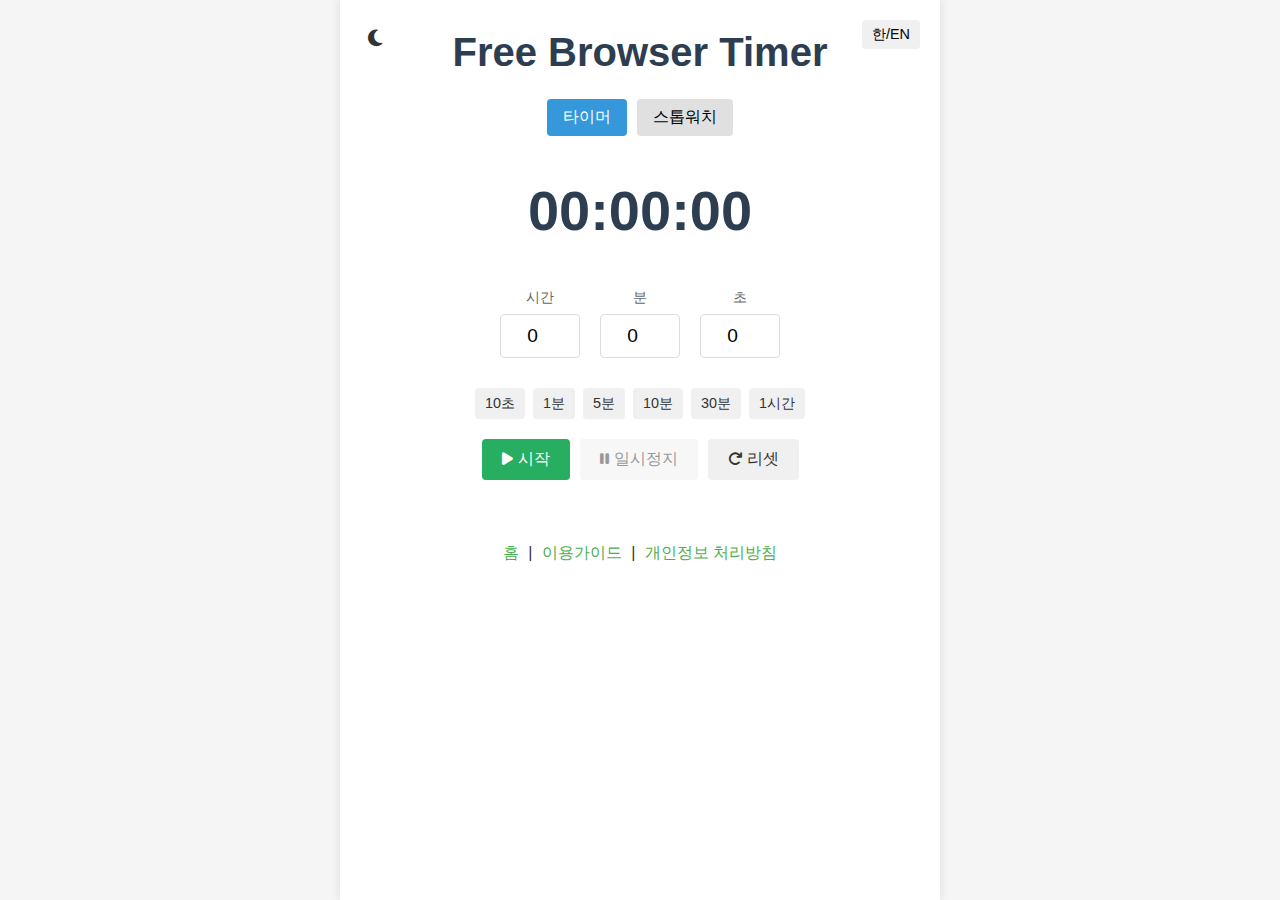
<file: index.html>
<!DOCTYPE html>
<html lang="en">
<head>
    <meta charset="UTF-8">
    <meta name="viewport" content="width=device-width, initial-scale=1.0">
    
    <!-- SEO 최적화된 타이틀 -->
    <title>Free Browser Timer with Sound Alert - Online Countdown & Stopwatch</title>
    
    <!-- 메타 디스크립션 (구글 검색 결과 설명) -->
    <meta name="description" content="Free browser timer with sound alert for cooking, workouts, and study. Easy-to-use web countdown timer and stopwatch with lap times. No download required - works in any browser.">
    
    <!-- 키워드 (참고용) -->
    <meta name="keywords" content="browser timer, web countdown, online stopwatch, timer alert, countdown sound, web timer, browser countdown, online alarm, timer notification, web stopwatch">
    
    <!-- 작성자 -->
    <meta name="author" content="Free Browser Timer">
    <meta name="robots" content="index, follow">
    
    <!-- Google Site Verification -->
    <meta name="google-site-verification" content="ZDApzWxKLOwefrs3psTXz-MF4ipAjccrwLu0t7ofyKM" />
    
    <!-- Google AdSense 인증 메타 태그 -->
    <meta name="google-adsense-account" content="ca-pub-9782687963889640">
    
    <!-- Google AdSense 자동 광고 코드 -->
    <script async src="https://pagead2.googlesyndication.com/pagead/js/adsbygoogle.js?client=ca-pub-9782687963889640" crossorigin="anonymous"></script>
    
    <!-- Open Graph (소셜미디어 최적화) -->
    <meta property="og:type" content="website">
    <meta property="og:title" content="Free Browser Timer with Sound Alert - Online Countdown & Stopwatch">
    <meta property="og:description" content="Free browser timer with sound alert for cooking, workouts, and study. Easy-to-use web countdown timer and stopwatch with lap times.">
    <meta property="og:url" content="https://taptimer.easyutilities.org">
    <meta property="og:image" content="https://taptimer.easyutilities.org/og-image.png">
    <meta property="og:site_name" content="Free Browser Timer">
    <meta property="og:locale" content="en_US">
    
    <!-- Twitter Card -->
    <meta name="twitter:card" content="summary_large_image">
    <meta name="twitter:title" content="Free Browser Timer with Sound Alert - Online Countdown & Stopwatch">
    <meta name="twitter:description" content="Free browser timer with sound alert for cooking, workouts, and study. Easy-to-use web countdown timer and stopwatch.">
    <meta name="twitter:image" content="https://taptimer.easyutilities.org/og-image.png">
    
    <!-- 추가 SEO 태그 -->
    <meta name="theme-color" content="#3498db">
    <meta name="application-name" content="Free Browser Timer">
    <meta name="apple-mobile-web-app-title" content="Browser Timer">
    <meta name="apple-mobile-web-app-capable" content="yes">
    <meta name="apple-mobile-web-app-status-bar-style" content="default">
    
    <!-- Canonical URL -->
    <link rel="canonical" href="https://taptimer.easyutilities.org/">
    
    <!-- Favicon -->
    <link rel="shortcut icon" href="favicon.ico" type="image/x-icon">
    <link rel="icon" href="favicon.ico" type="image/x-icon">
    <link rel="apple-touch-icon" href="apple-touch-icon.png">
    
    <!-- 스타일시트 및 폰트 -->
    <link rel="stylesheet" href="style.css">
    <link rel="stylesheet" href="https://cdnjs.cloudflare.com/ajax/libs/font-awesome/6.4.0/css/all.min.css">
    
    <!-- JSON-LD 구조화 데이터 -->
    <script type="application/ld+json">
    {
        "@context": "https://schema.org",
        "@type": "WebApplication",
        "name": "Free Browser Timer with Sound Alert",
        "alternateName": "Browser Timer & Stopwatch",
        "description": "Free browser timer with sound alert and countdown functionality. Perfect for cooking, workouts, studying, and productivity tasks. Works in any web browser without download.",
        "url": "https://taptimer.easyutilities.org",
        "applicationCategory": "Productivity",
        "operatingSystem": "Web Browser",
        "offers": {
            "@type": "Offer",
            "price": "0",
            "priceCurrency": "USD"
        },
        "author": {
            "@type": "Organization", 
            "name": "Free Browser Timer"
        },
        "featureList": [
            "Browser Timer with Sound Alert",
            "Countdown Timer",
            "Stopwatch with Lap Times", 
            "Dark Mode",
            "Multi-language Support",
            "Quick Timer Presets",
            "Mobile Responsive",
            "No Download Required"
        ]
    }
    </script>
</head>
<body>
    <div class="container">
        <header>
            <div class="theme-toggle">
                <button id="themeToggleBtn"><i class="fas fa-moon"></i></button>
            </div>
            <div class="lang-toggle">
                <button id="langToggleBtn">한/EN</button>
            </div>
            <h1>Free Browser Timer</h1>
            <div class="mode-toggle">
                <button id="timerBtn" class="active">타이머</button>
                <button id="stopwatchBtn">스톱워치</button>
            </div>
        </header>

        <!-- 상단 광고 배너 -->
        <div class="ad-container ad-top">
            <ins class="adsbygoogle"
                 style="display:block"
                 data-ad-client="ca-pub-9782687963889640"
                 data-ad-slot="1234567890"
                 data-ad-format="auto"
                 data-full-width-responsive="true"></ins>
        </div>

        <main>
            <!-- 타이머 섹션 -->
            <section id="timerSection" class="active">
                <div class="time-display">
                    <span id="timerHours">00</span>:<span id="timerMinutes">00</span>:<span id="timerSeconds">00</span>
                </div>
                <div class="timer-input">
                    <div class="input-group">
                        <label for="hours">시간</label>
                        <input type="number" id="hours" min="0" max="23" value="0">
                    </div>
                    <div class="input-group">
                        <label for="minutes">분</label>
                        <input type="number" id="minutes" min="0" max="59" value="0">
                    </div>
                    <div class="input-group">
                        <label for="seconds">초</label>
                        <input type="number" id="seconds" min="0" max="59" value="0">
                    </div>
                </div>
                <!-- 빠른 시간 설정 버튼 추가 -->
                <div class="quick-timer-buttons">
                    <button class="quick-timer-btn" data-seconds="10">10초</button>
                    <button class="quick-timer-btn" data-seconds="60">1분</button>
                    <button class="quick-timer-btn" data-seconds="300">5분</button>
                    <button class="quick-timer-btn" data-seconds="600">10분</button>
                    <button class="quick-timer-btn" data-seconds="1800">30분</button>
                    <button class="quick-timer-btn" data-seconds="3600">1시간</button>
                </div>
                <div class="controls">
                    <button id="startTimer" class="primary-btn"><i class="fas fa-play"></i> 시작</button>
                    <button id="pauseTimer" disabled><i class="fas fa-pause"></i> 일시정지</button>
                    <button id="resetTimer"><i class="fas fa-redo"></i> 리셋</button>
                </div>
            </section>

            <!-- 스톱워치 섹션 -->
            <section id="stopwatchSection">
                <div class="time-display">
                    <span id="stopwatchMinutes">00</span>:<span id="stopwatchSeconds">00</span>.<span id="stopwatchMs">00</span>
                </div>
                <div class="controls">
                    <button id="startStopwatch" class="primary-btn"><i class="fas fa-play"></i> 시작</button>
                    <button id="pauseStopwatch" disabled><i class="fas fa-pause"></i> 일시정지</button>
                    <button id="resetStopwatch"><i class="fas fa-redo"></i> 리셋</button>
                </div>
                <div class="lap-container">
                    <button id="lapBtn" disabled><i class="fas fa-flag"></i> 랩 기록</button>
                    <ul id="lapTimes" class="lap-times"></ul>
                </div>
            </section>
        </main>
        
        <!-- 중간 광고 (사각형) -->
        <div class="ad-container ad-middle">
            <ins class="adsbygoogle"
                 style="display:block"
                 data-ad-client="ca-pub-9782687963889640"
                 data-ad-slot="0987654321"
                 data-ad-format="rectangle"
                 data-full-width-responsive="true"></ins>
        </div>
        
        <!-- 사용방법 안내 섹션 -->
        <section class="usage-guide">
            <h2 id="usageGuideTitle">사용방법 안내</h2>
            
            <div class="guide-section">
                <h3 id="timerUsageTitle">📱 무료 브라우저 타이머 사용법</h3>
                <div class="guide-steps">
                    <div class="guide-step">
                        <span class="step-number">1</span>
                        <p id="timerStep1">원하는 시간을 시간, 분, 초 입력란에 설정하세요.</p>
                    </div>
                    <div class="guide-step">
                        <span class="step-number">2</span>
                        <p id="timerStep2">시작 버튼을 눌러 브라우저 타이머를 작동시키세요.</p>
                    </div>
                    <div class="guide-step">
                        <span class="step-number">3</span>
                        <p id="timerStep3">타이머가 0에 도달하면 소리 알림이 표시됩니다.</p>
                    </div>
                </div>
                <div class="quick-tip">
                    <p id="timerTip"><strong>팁:</strong> 빠른 설정 버튼(10초, 1분, 5분 등)을 사용하면 더 편리합니다! 이 무료 브라우저 타이머는 다운로드 없이 바로 사용 가능합니다.</p>
                </div>
            </div>
            
            <div class="guide-section">
                <h3 id="stopwatchUsageTitle">⏱️ 웹 스톱워치 사용법</h3>
                <div class="guide-steps">
                    <div class="guide-step">
                        <span class="step-number">1</span>
                        <p id="stopwatchStep1">상단의 '스톱워치' 탭을 클릭하여 모드를 전환하세요.</p>
                    </div>
                    <div class="guide-step">
                        <span class="step-number">2</span>
                        <p id="stopwatchStep2">시작 버튼을 눌러 브라우저 스톱워치로 시간 측정을 시작하세요.</p>
                    </div>
                    <div class="guide-step">
                        <span class="step-number">3</span>
                        <p id="stopwatchStep3">랩 기록 버튼으로 구간 시간을 기록할 수 있습니다.</p>
                    </div>
                </div>
                <div class="quick-tip">
                    <p id="stopwatchTip"><strong>팁:</strong> 운동이나 달리기할 때 각 구간의 시간을 기록하고 비교해보세요! 이 웹 스톱워치는 정확한 시간 측정을 제공합니다.</p>
                </div>
            </div>
            
            <div class="usage-examples">
                <h3 id="usageExamplesTitle">💡 브라우저 타이머 활용 예시</h3>
                <div class="example-grid">
                    <div class="example-item">
                        <h4 id="cookingTitle">🍳 요리</h4>
                        <p id="cookingText">라면 3분, 계란 삶기 6분, 스테이크 굽기 타이머</p>
                    </div>
                    <div class="example-item">
                        <h4 id="exerciseTitle">💪 운동</h4>
                        <p id="exerciseText">HIIT 운동, 플랭크, 세트 간 휴식 시간 측정</p>
                    </div>
                    <div class="example-item">
                        <h4 id="studyTitle">📚 공부</h4>
                        <p id="studyText">포모도로 기법 (25분 집중 + 5분 휴식) 타이머</p>
                    </div>
                    <div class="example-item">
                        <h4 id="workTitle">💼 업무</h4>
                        <p id="workText">회의 시간, 집중 작업, 휴식 관리 도구</p>
                    </div>
                </div>
            </div>
            
            <div class="detailed-guide-link">
                <p id="detailedGuideText">더 자세한 무료 브라우저 타이머 사용법은 <a href="guide.html" id="guideLink">이용가이드</a>를 확인하세요!</p>
            </div>
        </section>
        
        <!-- 하단 광고 -->
        <div class="ad-container ad-bottom">
            <ins class="adsbygoogle"
                 style="display:block"
                 data-ad-client="ca-pub-9782687963889640"
                 data-ad-slot="1122334455"
                 data-ad-format="auto"
                 data-full-width-responsive="true"></ins>
        </div>
        
        <footer>
            <nav class="footer-nav">
                <a href="index.html" id="footerHome">Home</a> | 
                <a href="guide.html" id="footerGuide">이용가이드</a> | 
                <a href="privacy.html" id="footerPrivacy">개인정보 처리방침</a>
            </nav>
        </footer>
    </div>

    <!-- 타이머 종료 오버레이 -->
    <div id="timerEndOverlay" class="timer-end-overlay">
        <div class="timer-end-message">
            <h2 id="timerEndText">타이머가 종료되었습니다!</h2>
            <button id="timerEndCloseBtn">확인</button>
        </div>
    </div>

    <script src="script.js" defer></script>
    
    <!-- AdSense 광고 초기화 스크립트 -->
    <script>
        // 페이지 로드 후 광고 로드
        window.addEventListener('load', function() {
            // 광고가 있는지 확인하고 로드
            if (typeof(adsbygoogle) !== "undefined") {
                try {
                    (adsbygoogle = window.adsbygoogle || []).push({});
                    (adsbygoogle = window.adsbygoogle || []).push({});
                    (adsbygoogle = window.adsbygoogle || []).push({});
                } catch (e) {
                    console.log('AdSense loading error:', e);
                }
            }
        });
    </script>
</body>
</html>
</file>
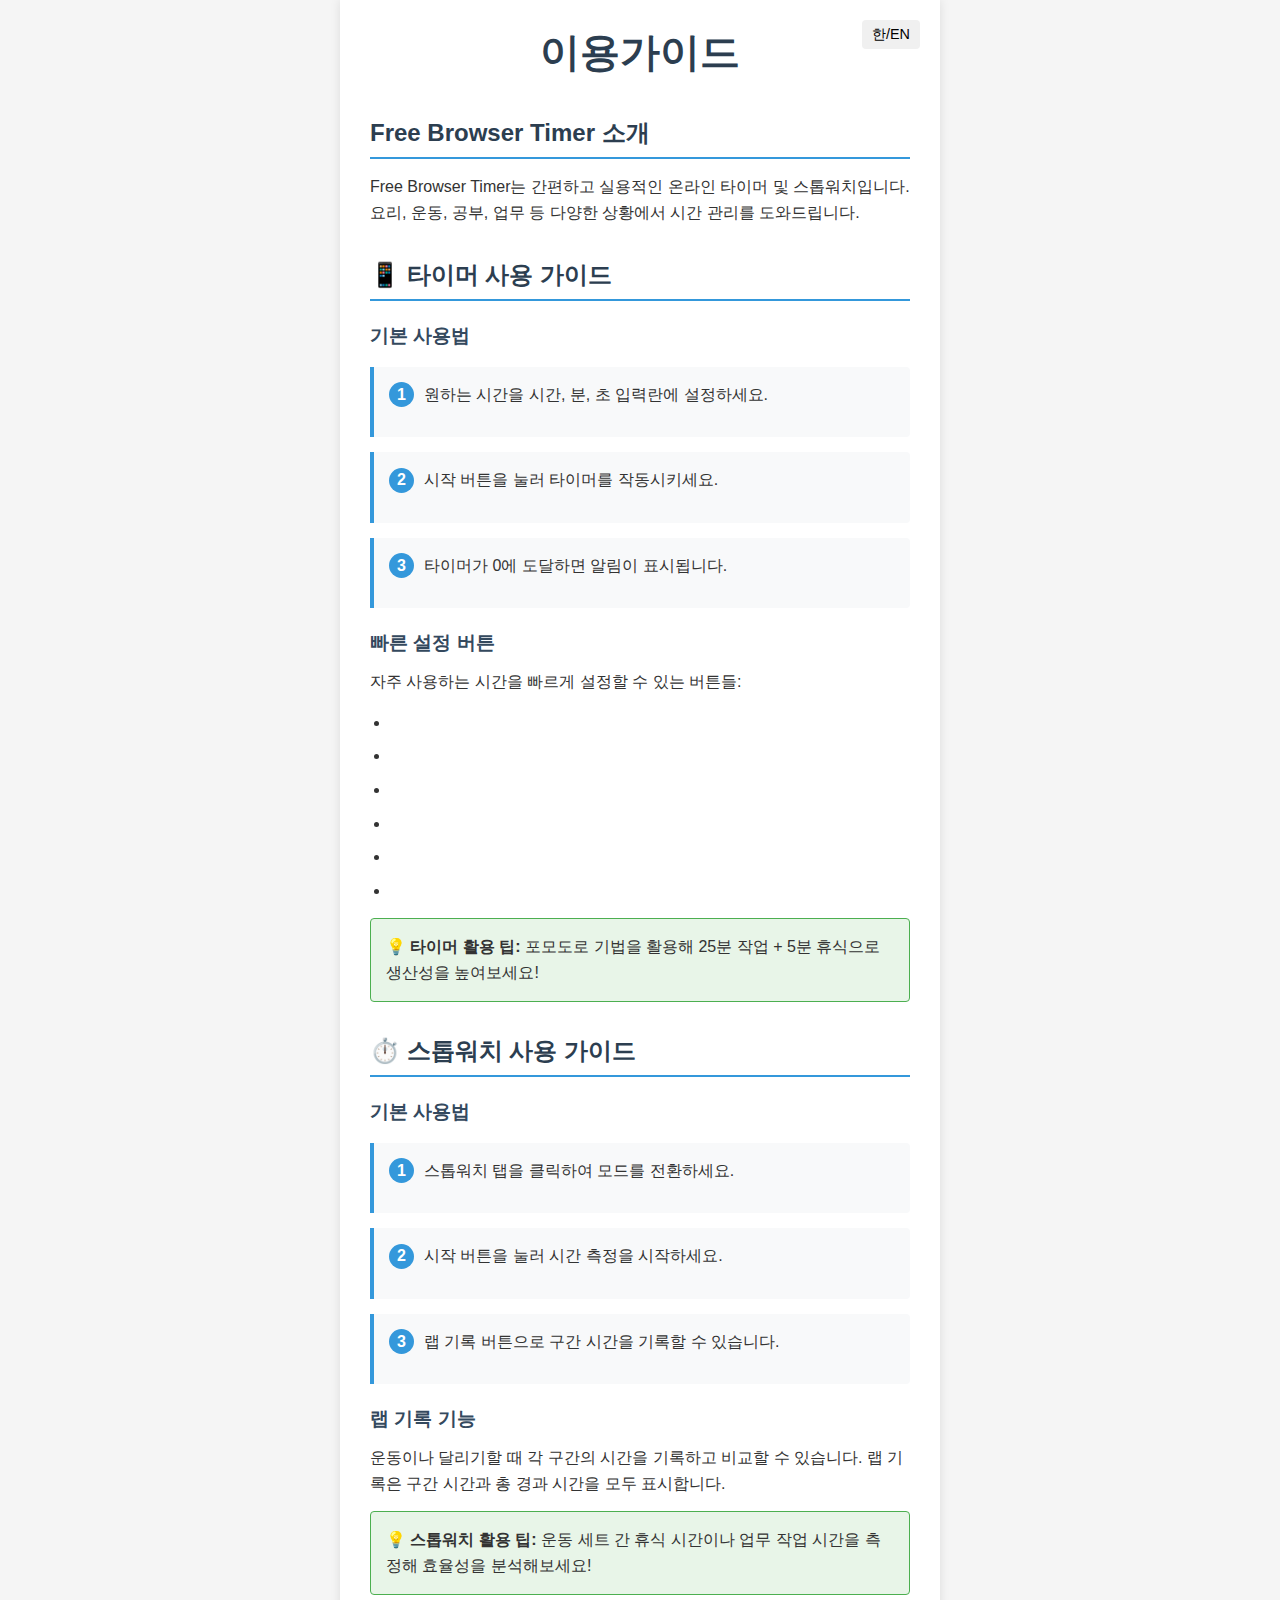
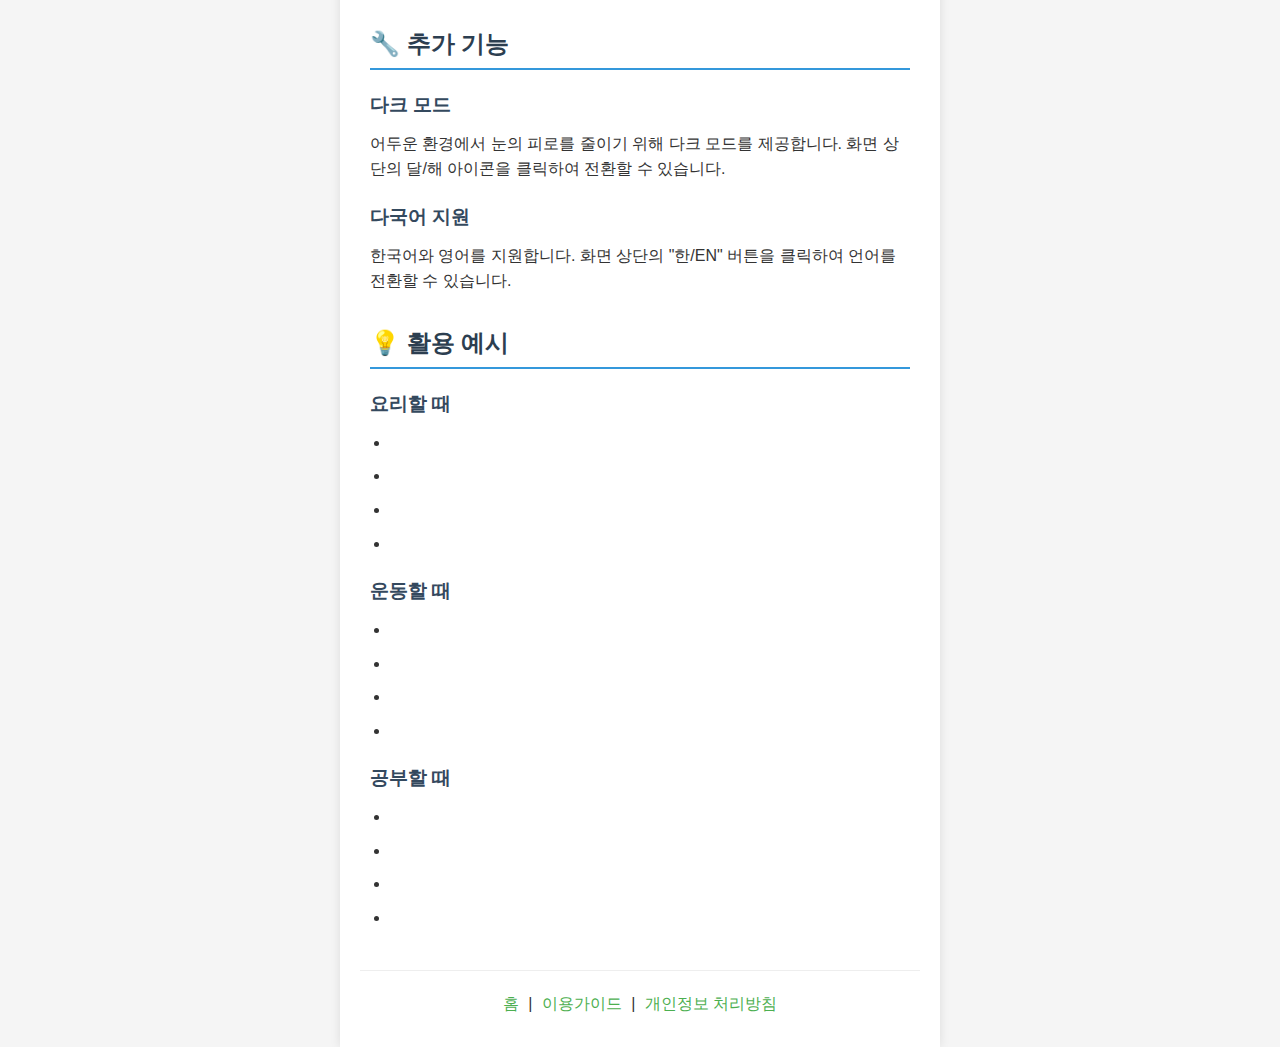
<file: guide.html>
<!DOCTYPE html>
<html lang="ko">
<head>
    <meta charset="UTF-8">
    <meta name="viewport" content="width=device-width, initial-scale=1.0">
    <title>이용가이드 - Free Browser Timer</title>
    <meta name="description" content="Free Browser Timer 온라인 타이머와 스톱워치 사용법 가이드. 요리, 운동, 공부에 활용하는 방법을 알아보세요.">
    <meta name="keywords" content="타이머 사용법, 스톱워치 가이드, 온라인 타이머 활용법, 요리 타이머, 운동 타이머">
    
    <link rel="stylesheet" href="style.css">
    <link rel="shortcut icon" href="favicon.ico" type="image/x-icon">
    <link rel="icon" href="favicon.ico" type="image/x-icon">
    <link rel="stylesheet" href="https://cdnjs.cloudflare.com/ajax/libs/font-awesome/6.4.0/css/all.min.css">
    
    <style>
        /* 기본 스타일 - index.html과 일관성 유지 */
        * {
            margin: 0;
            padding: 0;
            box-sizing: border-box;
            font-family: 'Arial', sans-serif;
        }
        
        body {
            background-color: #f5f5f5;
            color: #333;
            line-height: 1.6;
        }
        
        .container {
            max-width: 600px;
            margin: 0 auto;
            padding: 20px;
            background-color: #fff;
            min-height: 100vh;
            box-shadow: 0 0 10px rgba(0, 0, 0, 0.1);
            position: relative;
        }
        
        /* 헤더 스타일 */
        header {
            text-align: center;
            margin-bottom: 30px;
            position: relative;
        }
        
        header h1 {
            font-size: 2.5rem;
            margin-bottom: 15px;
            color: #2c3e50;
        }
        
        /* 언어 토글 버튼 */
        .lang-toggle {
            position: absolute;
            top: 0;
            right: 0;
        }
        
        .lang-toggle button {
            padding: 5px 10px;
            border: none;
            background-color: #f0f0f0;
            cursor: pointer;
            border-radius: 4px;
            font-size: 0.9rem;
        }
        
        /* 가이드 내용 스타일 */
        .guide-content {
            padding: 0 10px;
        }
        
        .guide-content h2 {
            margin-top: 30px;
            margin-bottom: 15px;
            font-size: 1.5rem;
            color: #2c3e50;
            border-bottom: 2px solid #3498db;
            padding-bottom: 5px;
        }
        
        .guide-content h3 {
            margin-top: 20px;
            margin-bottom: 10px;
            font-size: 1.2rem;
            color: #34495e;
        }
        
        .guide-content p {
            margin-bottom: 15px;
        }
        
        .guide-content ul {
            margin-bottom: 15px;
            padding-left: 20px;
        }
        
        .guide-content li {
            margin-bottom: 8px;
        }
        
        /* 단계별 가이드 스타일 */
        .step-guide {
            background-color: #f8f9fa;
            border-left: 4px solid #3498db;
            padding: 15px;
            margin: 15px 0;
            border-radius: 0 4px 4px 0;
        }
        
        .step-number {
            background-color: #3498db;
            color: white;
            width: 25px;
            height: 25px;
            border-radius: 50%;
            display: inline-flex;
            align-items: center;
            justify-content: center;
            font-weight: bold;
            margin-right: 10px;
        }
        
        /* 팁 박스 스타일 */
        .tip-box {
            background-color: #e8f5e8;
            border: 1px solid #4caf50;
            border-radius: 4px;
            padding: 15px;
            margin: 15px 0;
        }
        
        .tip-box::before {
            content: "💡 ";
            font-weight: bold;
        }
        
        /* 푸터 네비게이션 스타일 */
        footer {
            text-align: center;
            margin-top: 40px;
            padding-top: 20px;
            border-top: 1px solid #eee;
        }
        
        .footer-nav {
            margin-bottom: 10px;
        }
        
        .footer-nav a {
            color: #4CAF50;
            text-decoration: none;
            padding: 0 5px;
        }
        
        .footer-nav a:hover {
            text-decoration: underline;
        }
        
        /* 다크모드 스타일 */
        body.dark-mode {
            background-color: #222;
            color: #f0f0f0;
        }
        
        body.dark-mode .container {
            background-color: #333;
            box-shadow: 0 0 10px rgba(0, 0, 0, 0.5);
        }
        
        body.dark-mode header h1 {
            color: #e0e0e0;
        }
        
        body.dark-mode .guide-content h2 {
            color: #e0e0e0;
            border-bottom-color: #5dade2;
        }
        
        body.dark-mode .guide-content h3 {
            color: #bdc3c7;
        }
        
        body.dark-mode .step-guide {
            background-color: #2c3e50;
            border-left-color: #5dade2;
        }
        
        body.dark-mode .step-number {
            background-color: #5dade2;
        }
        
        body.dark-mode .tip-box {
            background-color: #2d4a2d;
            border-color: #4caf50;
        }
        
        body.dark-mode footer {
            border-top-color: #555;
        }
        
        body.dark-mode .footer-nav a {
            color: #5dade2;
        }
        
        body.dark-mode .lang-toggle button {
            background-color: #444;
            color: #e0e0e0;
        }
    </style>
</head>
<body>
    <div class="container">
        <header>
            <div class="lang-toggle">
                <button id="langToggleBtn">한/EN</button>
            </div>
            <h1 id="title">이용가이드</h1>
        </header>
        
        <div class="guide-content">
            <h2 id="intro-title">Free Browser Timer 소개</h2>
            <p id="intro-text">Free Browser Timer는 간편하고 실용적인 온라인 타이머 및 스톱워치입니다. 요리, 운동, 공부, 업무 등 다양한 상황에서 시간 관리를 도와드립니다.</p>
            
            <h2 id="timer-guide-title">📱 타이머 사용 가이드</h2>
            
            <h3 id="timer-basic-title">기본 사용법</h3>
            <div class="step-guide">
                <p><span class="step-number">1</span><span id="timer-step1">원하는 시간을 시간, 분, 초 입력란에 설정하세요.</span></p>
            </div>
            <div class="step-guide">
                <p><span class="step-number">2</span><span id="timer-step2">시작 버튼을 눌러 타이머를 작동시키세요.</span></p>
            </div>
            <div class="step-guide">
                <p><span class="step-number">3</span><span id="timer-step3">타이머가 0에 도달하면 알림이 표시됩니다.</span></p>
            </div>
            
            <h3 id="timer-quick-title">빠른 설정 버튼</h3>
            <p id="timer-quick-text">자주 사용하는 시간을 빠르게 설정할 수 있는 버튼들:</p>
            <ul id="timer-quick-list">
                <li id="quick-10s">10초 - 짧은 휴식이나 카운트다운</li>
                <li id="quick-1m">1분 - 간단한 작업 타이머</li>
                <li id="quick-5m">5분 - 짧은 휴식, 라면 타이머</li>
                <li id="quick-10m">10분 - 운동 세트, 짧은 공부</li>
                <li id="quick-30m">30분 - 집중 작업, 요리</li>
                <li id="quick-1h">1시간 - 긴 작업, 수업 시간</li>
            </ul>
            
            <div class="tip-box" id="timer-tip">
                <strong id="timer-tip-title">타이머 활용 팁:</strong> 포모도로 기법을 활용해 25분 작업 + 5분 휴식으로 생산성을 높여보세요!
            </div>
            
            <h2 id="stopwatch-guide-title">⏱️ 스톱워치 사용 가이드</h2>
            
            <h3 id="stopwatch-basic-title">기본 사용법</h3>
            <div class="step-guide">
                <p><span class="step-number">1</span><span id="stopwatch-step1">스톱워치 탭을 클릭하여 모드를 전환하세요.</span></p>
            </div>
            <div class="step-guide">
                <p><span class="step-number">2</span><span id="stopwatch-step2">시작 버튼을 눌러 시간 측정을 시작하세요.</span></p>
            </div>
            <div class="step-guide">
                <p><span class="step-number">3</span><span id="stopwatch-step3">랩 기록 버튼으로 구간 시간을 기록할 수 있습니다.</span></p>
            </div>
            
            <h3 id="stopwatch-lap-title">랩 기록 기능</h3>
            <p id="stopwatch-lap-text">운동이나 달리기할 때 각 구간의 시간을 기록하고 비교할 수 있습니다. 랩 기록은 구간 시간과 총 경과 시간을 모두 표시합니다.</p>
            
            <div class="tip-box" id="stopwatch-tip">
                <strong id="stopwatch-tip-title">스톱워치 활용 팁:</strong> 운동 세트 간 휴식 시간이나 업무 작업 시간을 측정해 효율성을 분석해보세요!
            </div>
            
            <h2 id="features-title">🔧 추가 기능</h2>
            
            <h3 id="dark-mode-title">다크 모드</h3>
            <p id="dark-mode-text">어두운 환경에서 눈의 피로를 줄이기 위해 다크 모드를 제공합니다. 화면 상단의 달/해 아이콘을 클릭하여 전환할 수 있습니다.</p>
            
            <h3 id="language-title">다국어 지원</h3>
            <p id="language-text">한국어와 영어를 지원합니다. 화면 상단의 "한/EN" 버튼을 클릭하여 언어를 전환할 수 있습니다.</p>
            
            <h2 id="usage-examples-title">💡 활용 예시</h2>
            
            <h3 id="cooking-title">요리할 때</h3>
            <ul id="cooking-list">
                <li id="cooking-ramen">라면: 3-4분 타이머</li>
                <li id="cooking-egg">계란 삶기: 6-10분 (원하는 정도에 따라)</li>
                <li id="cooking-steak">스테이크: 앞뒤로 3-5분씩</li>
                <li id="cooking-baking">베이킹: 레시피에 따른 정확한 시간 설정</li>
            </ul>
            
            <h3 id="exercise-title">운동할 때</h3>
            <ul id="exercise-list">
                <li id="exercise-hiit">HIIT 운동: 30초 운동 + 10초 휴식</li>
                <li id="exercise-plank">플랭크: 1분씩 단계적으로 늘려가기</li>
                <li id="exercise-running">달리기: 스톱워치로 랩타임 기록</li>
                <li id="exercise-strength">근력운동: 세트 간 휴식 시간 측정</li>
            </ul>
            
            <h3 id="study-title">공부할 때</h3>
            <ul id="study-list">
                <li id="study-pomodoro">포모도로 기법: 25분 집중 + 5분 휴식</li>
                <li id="study-exam">시험 시간 연습: 실제 시험 시간으로 설정</li>
                <li id="study-focus">집중력 측정: 스톱워치로 실제 집중 시간 체크</li>
                <li id="study-subject">과목별 공부 시간: 각 과목에 할당된 시간 관리</li>
            </ul>
        </div>
        
        <footer>
            <nav class="footer-nav">
                <a href="index.html" id="footerHome">홈</a> | 
                <a href="guide.html" id="footerGuide">이용가이드</a> | 
                <a href="privacy.html" id="footerPrivacy">개인정보 처리방침</a>
            </nav>
        </footer>
    </div>

    <script>
        // localStorage에서 설정 불러오기
        let darkMode = localStorage.getItem('darkMode') === 'true' || false;
        let currentLang = localStorage.getItem('currentLang') || 'ko';

        const translations = {
            ko: {
                title: '이용가이드',
                introTitle: 'Free Browser Timer 소개',
                introText: 'Free Browser Timer는 간편하고 실용적인 온라인 타이머 및 스톱워치입니다. 요리, 운동, 공부, 업무 등 다양한 상황에서 시간 관리를 도와드립니다.',
                timerGuideTitle: '📱 타이머 사용 가이드',
                timerBasicTitle: '기본 사용법',
                timerStep1: '원하는 시간을 시간, 분, 초 입력란에 설정하세요.',
                timerStep2: '시작 버튼을 눌러 타이머를 작동시키세요.',
                timerStep3: '타이머가 0에 도달하면 알림이 표시됩니다.',
                timerQuickTitle: '빠른 설정 버튼',
                timerQuickText: '자주 사용하는 시간을 빠르게 설정할 수 있는 버튼들:',
                timerTipTitle: '타이머 활용 팁:',
                timerTip: '포모도로 기법을 활용해 25분 작업 + 5분 휴식으로 생산성을 높여보세요!',
                stopwatchGuideTitle: '⏱️ 스톱워치 사용 가이드',
                stopwatchBasicTitle: '기본 사용법',
                stopwatchStep1: '스톱워치 탭을 클릭하여 모드를 전환하세요.',
                stopwatchStep2: '시작 버튼을 눌러 시간 측정을 시작하세요.',
                stopwatchStep3: '랩 기록 버튼으로 구간 시간을 기록할 수 있습니다.',
                stopwatchLapTitle: '랩 기록 기능',
                stopwatchLapText: '운동이나 달리기할 때 각 구간의 시간을 기록하고 비교할 수 있습니다. 랩 기록은 구간 시간과 총 경과 시간을 모두 표시합니다.',
                stopwatchTipTitle: '스톱워치 활용 팁:',
                stopwatchTip: '운동 세트 간 휴식 시간이나 업무 작업 시간을 측정해 효율성을 분석해보세요!',
                featuresTitle: '🔧 추가 기능',
                darkModeTitle: '다크 모드',
                darkModeText: '어두운 환경에서 눈의 피로를 줄이기 위해 다크 모드를 제공합니다. 화면 상단의 달/해 아이콘을 클릭하여 전환할 수 있습니다.',
                languageTitle: '다국어 지원',
                languageText: '한국어와 영어를 지원합니다. 화면 상단의 "한/EN" 버튼을 클릭하여 언어를 전환할 수 있습니다.',
                usageExamplesTitle: '💡 활용 예시',
                cookingTitle: '요리할 때',
                exerciseTitle: '운동할 때',
                studyTitle: '공부할 때',
                footerHome: '홈',
                footerGuide: '이용가이드',
                footerPrivacy: '개인정보 처리방침'
            },
            en: {
                title: 'User Guide',
                introTitle: 'Free Browser Timer Introduction',
                introText: 'Free Browser Timer is a simple and practical online timer and stopwatch. It helps you manage time in various situations such as cooking, exercising, studying, and working.',
                timerGuideTitle: '📱 Timer Usage Guide',
                timerBasicTitle: 'Basic Usage',
                timerStep1: 'Set your desired time in the hours, minutes, and seconds input fields.',
                timerStep2: 'Press the start button to activate the timer.',
                timerStep3: 'An alert will be displayed when the timer reaches 0.',
                timerQuickTitle: 'Quick Setting Buttons',
                timerQuickText: 'Buttons to quickly set frequently used times:',
                timerTipTitle: 'Timer Tips:',
                timerTip: 'Use the Pomodoro technique with 25 minutes of work + 5 minutes of rest to boost productivity!',
                stopwatchGuideTitle: '⏱️ Stopwatch Usage Guide',
                stopwatchBasicTitle: 'Basic Usage',
                stopwatchStep1: 'Click the stopwatch tab to switch modes.',
                stopwatchStep2: 'Press the start button to begin time measurement.',
                stopwatchStep3: 'Use the lap record button to record split times.',
                stopwatchLapTitle: 'Lap Record Feature',
                stopwatchLapText: 'You can record and compare split times during exercise or running. Lap records show both split time and total elapsed time.',
                stopwatchTipTitle: 'Stopwatch Tips:',
                stopwatchTip: 'Measure rest time between exercise sets or work task durations to analyze efficiency!',
                featuresTitle: '🔧 Additional Features',
                darkModeTitle: 'Dark Mode',
                darkModeText: 'Dark mode is provided to reduce eye strain in dark environments. Click the moon/sun icon at the top of the screen to switch.',
                languageTitle: 'Multi-language Support',
                languageText: 'Korean and English are supported. Click the "한/EN" button at the top of the screen to switch languages.',
                usageExamplesTitle: '💡 Usage Examples',
                cookingTitle: 'When Cooking',
                exerciseTitle: 'When Exercising',
                studyTitle: 'When Studying',
                footerHome: 'Home',
                footerGuide: 'User Guide',
                footerPrivacy: 'Privacy Policy'
            }
        };

        // 테마 업데이트 함수
        function updateTheme() {
            if (darkMode) {
                document.body.classList.add('dark-mode');
            } else {
                document.body.classList.remove('dark-mode');
            }
        }

        // 언어 전환 이벤트 리스너
        document.getElementById('langToggleBtn').addEventListener('click', () => {
            currentLang = currentLang === 'ko' ? 'en' : 'ko';
            localStorage.setItem('currentLang', currentLang);
            updateLanguage();
        });

        // 언어 업데이트 함수
        function updateLanguage() {
            // 제목과 섹션 업데이트
            document.getElementById('title').textContent = translations[currentLang].title;
            document.getElementById('intro-title').textContent = translations[currentLang].introTitle;
            document.getElementById('intro-text').textContent = translations[currentLang].introText;
            document.getElementById('timer-guide-title').textContent = translations[currentLang].timerGuideTitle;
            document.getElementById('timer-basic-title').textContent = translations[currentLang].timerBasicTitle;
            document.getElementById('timer-step1').textContent = translations[currentLang].timerStep1;
            document.getElementById('timer-step2').textContent = translations[currentLang].timerStep2;
            document.getElementById('timer-step3').textContent = translations[currentLang].timerStep3;
            document.getElementById('timer-quick-title').textContent = translations[currentLang].timerQuickTitle;
            document.getElementById('timer-quick-text').textContent = translations[currentLang].timerQuickText;
            
            // 빠른 설정 버튼 리스트 업데이트 (안전하게 확인 후 처리)
            const quick10s = document.getElementById('quick-10s');
            if (quick10s) quick10s.textContent = translations[currentLang].quick10s;
            
            const quick1m = document.getElementById('quick-1m');
            if (quick1m) quick1m.textContent = translations[currentLang].quick1m;
            
            const quick5m = document.getElementById('quick-5m');
            if (quick5m) quick5m.textContent = translations[currentLang].quick5m;
            
            const quick10m = document.getElementById('quick-10m');
            if (quick10m) quick10m.textContent = translations[currentLang].quick10m;
            
            const quick30m = document.getElementById('quick-30m');
            if (quick30m) quick30m.textContent = translations[currentLang].quick30m;
            
            const quick1h = document.getElementById('quick-1h');
            if (quick1h) quick1h.textContent = translations[currentLang].quick1h;
            
            // 팁 박스 업데이트
            const timerTipElement = document.getElementById('timer-tip');
            if (timerTipElement) {
                timerTipElement.innerHTML = `<strong>${translations[currentLang].timerTipTitle}</strong> ${translations[currentLang].timerTip}`;
            }
            
            document.getElementById('stopwatch-guide-title').textContent = translations[currentLang].stopwatchGuideTitle;
            document.getElementById('stopwatch-basic-title').textContent = translations[currentLang].stopwatchBasicTitle;
            document.getElementById('stopwatch-step1').textContent = translations[currentLang].stopwatchStep1;
            document.getElementById('stopwatch-step2').textContent = translations[currentLang].stopwatchStep2;
            document.getElementById('stopwatch-step3').textContent = translations[currentLang].stopwatchStep3;
            document.getElementById('stopwatch-lap-title').textContent = translations[currentLang].stopwatchLapTitle;
            document.getElementById('stopwatch-lap-text').textContent = translations[currentLang].stopwatchLapText;
            
            // 스톱워치 팁 박스 업데이트
            const stopwatchTipElement = document.getElementById('stopwatch-tip');
            if (stopwatchTipElement) {
                stopwatchTipElement.innerHTML = `<strong>${translations[currentLang].stopwatchTipTitle}</strong> ${translations[currentLang].stopwatchTip}`;
            }
            
            document.getElementById('features-title').textContent = translations[currentLang].featuresTitle;
            document.getElementById('dark-mode-title').textContent = translations[currentLang].darkModeTitle;
            document.getElementById('dark-mode-text').textContent = translations[currentLang].darkModeText;
            document.getElementById('language-title').textContent = translations[currentLang].languageTitle;
            document.getElementById('language-text').textContent = translations[currentLang].languageText;
            document.getElementById('usage-examples-title').textContent = translations[currentLang].usageExamplesTitle;
            
            // 활용 예시 섹션 업데이트 (안전하게 확인 후 처리)
            document.getElementById('cooking-title').textContent = translations[currentLang].cookingTitle;
            document.getElementById('exercise-title').textContent = translations[currentLang].exerciseTitle;
            document.getElementById('study-title').textContent = translations[currentLang].studyTitle;
            
            // 개별 리스트 항목들 (있는 것만 업데이트)
            const cookingRamen = document.getElementById('cooking-ramen');
            if (cookingRamen) cookingRamen.textContent = translations[currentLang].cookingRamen;
            
            const cookingEgg = document.getElementById('cooking-egg');
            if (cookingEgg) cookingEgg.textContent = translations[currentLang].cookingEgg;
            
            const cookingSteak = document.getElementById('cooking-steak');
            if (cookingSteak) cookingSteak.textContent = translations[currentLang].cookingSteak;
            
            const cookingBaking = document.getElementById('cooking-baking');
            if (cookingBaking) cookingBaking.textContent = translations[currentLang].cookingBaking;
            
            const exerciseHiit = document.getElementById('exercise-hiit');
            if (exerciseHiit) exerciseHiit.textContent = translations[currentLang].exerciseHiit;
            
            const exercisePlank = document.getElementById('exercise-plank');
            if (exercisePlank) exercisePlank.textContent = translations[currentLang].exercisePlank;
            
            const exerciseRunning = document.getElementById('exercise-running');
            if (exerciseRunning) exerciseRunning.textContent = translations[currentLang].exerciseRunning;
            
            const exerciseStrength = document.getElementById('exercise-strength');
            if (exerciseStrength) exerciseStrength.textContent = translations[currentLang].exerciseStrength;
            
            const studyPomodoro = document.getElementById('study-pomodoro');
            if (studyPomodoro) studyPomodoro.textContent = translations[currentLang].studyPomodoro;
            
            const studyExam = document.getElementById('study-exam');
            if (studyExam) studyExam.textContent = translations[currentLang].studyExam;
            
            const studyFocus = document.getElementById('study-focus');
            if (studyFocus) studyFocus.textContent = translations[currentLang].studyFocus;
            
            const studySubject = document.getElementById('study-subject');
            if (studySubject) studySubject.textContent = translations[currentLang].studySubject;
            
            // footer 링크 업데이트
            document.getElementById('footerHome').textContent = translations[currentLang].footerHome;
            document.getElementById('footerGuide').textContent = translations[currentLang].footerGuide;
            document.getElementById('footerPrivacy').textContent = translations[currentLang].footerPrivacy;
        }

        // 페이지 로드시 저장된 설정 적용
        document.addEventListener('DOMContentLoaded', () => {
            updateTheme();
            updateLanguage();
        });
    </script>
</body>
</html>
</file>
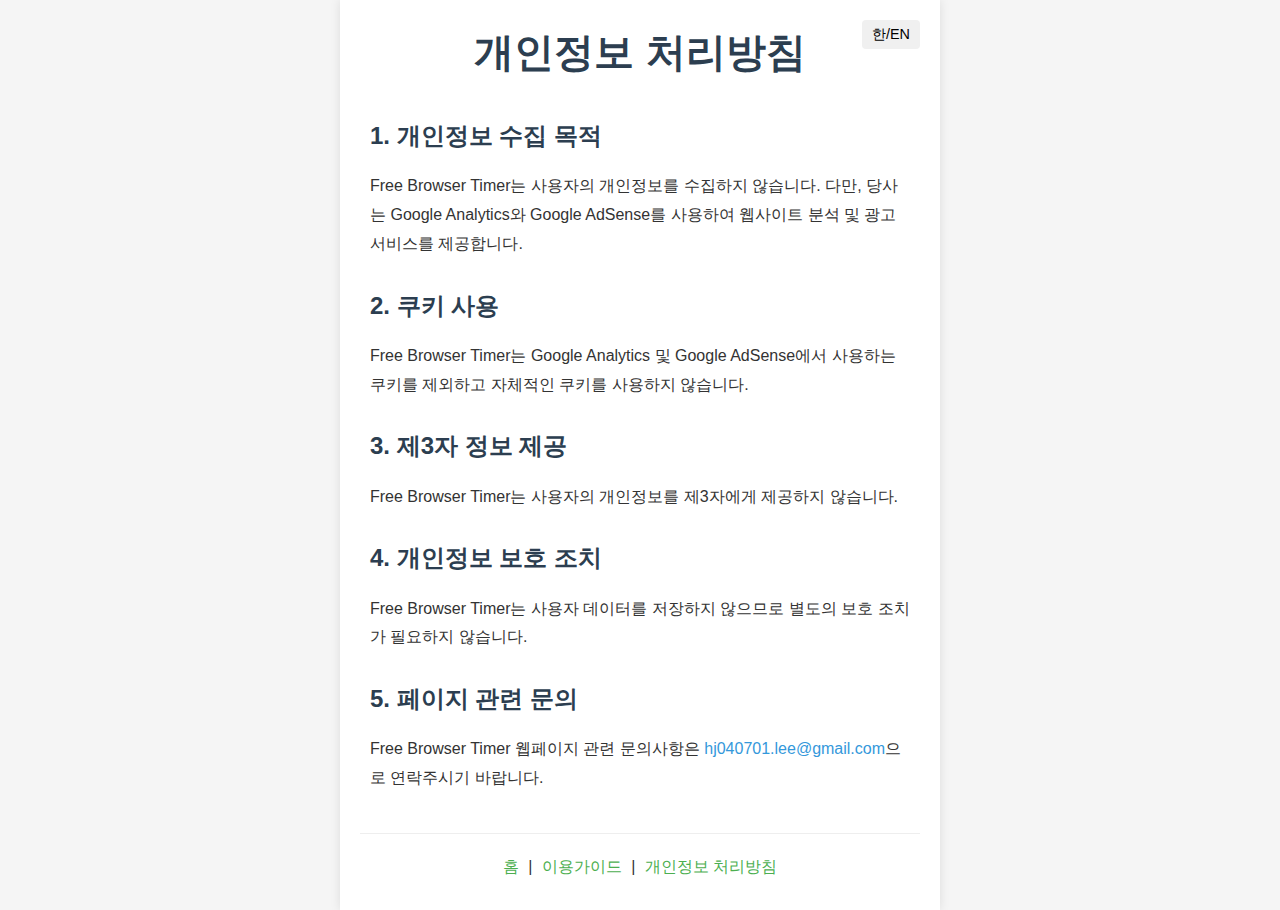
<file: privacy.html>
<!DOCTYPE html>
<html lang="ko">
<head>
    <meta charset="UTF-8">
    <meta name="viewport" content="width=device-width, initial-scale=1.0">
    <title>개인정보 처리방침 - Free Browser Timer</title>
    <link rel="stylesheet" href="style.css">
    <link rel="shortcut icon" href="favicon.ico" type="image/x-icon">
    <link rel="icon" href="favicon.ico" type="image/x-icon">
    <link rel="stylesheet" href="https://cdnjs.cloudflare.com/ajax/libs/font-awesome/6.4.0/css/all.min.css">
    <style>
        /* 기본 스타일 - index.html과 일관성 유지 */
        * {
            margin: 0;
            padding: 0;
            box-sizing: border-box;
            font-family: 'Arial', sans-serif;
        }
        
        body {
            background-color: #f5f5f5;
            color: #333;
            line-height: 1.6;
        }
        
        .container {
            max-width: 600px;
            margin: 0 auto;
            padding: 20px;
            background-color: #fff;
            min-height: 100vh;
            box-shadow: 0 0 10px rgba(0, 0, 0, 0.1);
            position: relative;
        }
        
        /* 헤더 스타일 */
        header {
            text-align: center;
            margin-bottom: 30px;
            position: relative;
        }
        
        header h1 {
            font-size: 2.5rem;
            margin-bottom: 15px;
            color: #2c3e50;
        }
        
        /* 언어 토글 버튼 */
        .lang-toggle {
            position: absolute;
            top: 0;
            right: 0;
        }
        
        .lang-toggle button {
            padding: 5px 10px;
            border: none;
            background-color: #f0f0f0;
            cursor: pointer;
            border-radius: 4px;
            font-size: 0.9rem;
        }
        
        /* 내용 스타일 */
        .privacy-content {
            padding: 0 10px;
        }
        
        .privacy-content h2 {
            margin-top: 25px;
            margin-bottom: 15px;
            font-size: 1.5rem;
            color: #2c3e50;
        }
        
        .privacy-content p {
            margin-bottom: 20px;
        }
        
        /* 이메일 링크 스타일 */
        .email-link {
            color: #3498db;
            text-decoration: none;
        }
        
        .email-link:hover {
            text-decoration: underline;
        }
        
        /* 푸터 네비게이션 스타일 */
        footer {
            text-align: center;
            margin-top: 40px;
            padding-top: 20px;
            border-top: 1px solid #eee;
        }
        
        .footer-nav {
            margin-bottom: 10px;
        }
        
        .footer-nav a {
            color: #4CAF50;
            text-decoration: none;
            padding: 0 5px;
        }
        
        .footer-nav a:hover {
            text-decoration: underline;
        }
        
        /* 다크모드 스타일 */
        body.dark-mode {
            background-color: #222;
            color: #f0f0f0;
        }
        
        body.dark-mode .container {
            background-color: #333;
            box-shadow: 0 0 10px rgba(0, 0, 0, 0.5);
        }
        
        body.dark-mode header h1 {
            color: #e0e0e0;
        }
        
        body.dark-mode .privacy-content h2 {
            color: #e0e0e0;
        }
        
        body.dark-mode .email-link {
            color: #5dade2;
        }
        
        body.dark-mode footer {
            border-top-color: #555;
        }
        
        body.dark-mode .footer-nav a {
            color: #5dade2;
        }
        
        body.dark-mode .lang-toggle button {
            background-color: #444;
            color: #e0e0e0;
        }
    </style>
</head>
<body>
    <div class="container">
        <header>
            <div class="lang-toggle">
                <button id="langToggleBtn">한/EN</button>
            </div>
            <h1 id="title">개인정보 처리방침</h1>
        </header>
        
        <div class="privacy-content">
            <h2 id="section1">1. 개인정보 수집 목적</h2>
            <p id="content1">Free Browser Timer는 사용자의 개인정보를 수집하지 않습니다. 다만, 당사는 Google Analytics와 Google AdSense를 사용하여 웹사이트 분석 및 광고 서비스를 제공합니다.</p>
            
            <h2 id="section2">2. 쿠키 사용</h2>
            <p id="content2">Free Browser Timer는 Google Analytics 및 Google AdSense에서 사용하는 쿠키를 제외하고 자체적인 쿠키를 사용하지 않습니다.</p>
            
            <h2 id="section3">3. 제3자 정보 제공</h2>
            <p id="content3">Free Browser Timer는 사용자의 개인정보를 제3자에게 제공하지 않습니다.</p>
            
            <h2 id="section4">4. 개인정보 보호 조치</h2>
            <p id="content4">Free Browser Timer는 사용자 데이터를 저장하지 않으므로 별도의 보호 조치가 필요하지 않습니다.</p>
            
            <h2 id="section5">5. 페이지 관련 문의</h2>
            <p id="content5">Free Browser Timer 웹페이지 관련 문의사항은 <a href="mailto:hj040701.lee@gmail.com" class="email-link">hj040701.lee@gmail.com</a>으로 연락주시기 바랍니다.</p>
        </div>
        
        <footer>
            <nav class="footer-nav">
                <a href="index.html" id="footerHome">홈</a> | 
                <a href="guide.html" id="footerGuide">이용가이드</a> | 
                <a href="privacy.html" id="footerPrivacy">개인정보 처리방침</a>
            </nav>
        </footer>
    </div>

    <script>
        // localStorage에서 설정 불러오기
        let darkMode = localStorage.getItem('darkMode') === 'true' || false;
        let currentLang = localStorage.getItem('currentLang') || 'ko'; // 기본값은 한국어

        const translations = {
            ko: {
                title: '개인정보 처리방침',
                section1: '1. 개인정보 수집 목적',
                content1: 'Free Browser Timer는 사용자의 개인정보를 수집하지 않습니다. 다만, 당사는 Google Analytics와 Google AdSense를 사용하여 웹사이트 분석 및 광고 서비스를 제공합니다.',
                section2: '2. 쿠키 사용',
                content2: 'Free Browser Timer는 Google Analytics 및 Google AdSense에서 사용하는 쿠키를 제외하고 자체적인 쿠키를 사용하지 않습니다.',
                section3: '3. 제3자 정보 제공',
                content3: 'Free Browser Timer는 사용자의 개인정보를 제3자에게 제공하지 않습니다.',
                section4: '4. 개인정보 보호 조치',
                content4: 'Free Browser Timer는 사용자 데이터를 저장하지 않으므로 별도의 보호 조치가 필요하지 않습니다.',
                section5: '5. 페이지 관련 문의',
                content5: 'Free Browser Timer 웹페이지 관련 문의사항은 hj040701.lee@gmail.com으로 연락주시기 바랍니다.',
                footerHome: '홈',
                footerGuide: '이용가이드',
                footerPrivacy: '개인정보 처리방침'
            },
            en: {
                title: 'Privacy Policy',
                section1: '1. Purpose of Information Collection',
                content1: 'Free Browser Timer does not collect any personal information. However, we use Google Analytics and Google AdSense for website analysis and advertising services.',
                section2: '2. Use of Cookies',
                content2: 'Free Browser Timer does not use cookies except for those used by Google Analytics and Google AdSense.',
                section3: '3. Third-Party Information Sharing',
                content3: 'Free Browser Timer does not share any user information with third parties.',
                section4: '4. Data Protection Measures',
                content4: 'Free Browser Timer does not store user data, so no additional protection measures are required.',
                section5: '5. Page Inquiries',
                content5: 'For inquiries about the Free Browser Timer website, please contact hj040701.lee@gmail.com.',
				footerHome: 'Home',
                footerGuide: 'User Guide',
                footerPrivacy: 'Privacy Policy'
            }
        };

        // 테마 업데이트 함수 추가
        function updateTheme() {
            if (darkMode) {
                document.body.classList.add('dark-mode');
            } else {
                document.body.classList.remove('dark-mode');
            }
        }

        // 언어 전환 이벤트 리스너
        document.getElementById('langToggleBtn').addEventListener('click', () => {
            currentLang = currentLang === 'ko' ? 'en' : 'ko';
            localStorage.setItem('currentLang', currentLang);
            updateLanguage();
        });

       // 언어 업데이트 함수
       function updateLanguage() {
           document.getElementById('title').textContent = translations[currentLang].title;
           document.getElementById('section1').textContent = translations[currentLang].section1;
           document.getElementById('content1').textContent = translations[currentLang].content1;
           document.getElementById('section2').textContent = translations[currentLang].section2;
           document.getElementById('content2').textContent = translations[currentLang].content2;
           document.getElementById('section3').textContent = translations[currentLang].section3;
           document.getElementById('content3').textContent = translations[currentLang].content3;
           document.getElementById('section4').textContent = translations[currentLang].section4;
           document.getElementById('content4').textContent = translations[currentLang].content4;
           document.getElementById('section5').textContent = translations[currentLang].section5;
           
           // 이메일 부분은 특별 처리 필요 (HTML 요소가 있어서)
           const emailParagraph = document.getElementById('content5');
           const emailLink = document.createElement('a');
           emailLink.href = 'mailto:hj040701.lee@gmail.com';
           emailLink.className = 'email-link';
           emailLink.textContent = 'hj040701.lee@gmail.com';
           
           // 번역된 텍스트에서 이메일 주소를 링크로 대체
           const translatedText = translations[currentLang].content5;
           const parts = translatedText.split('hj040701.lee@gmail.com');
           
           // 기존 내용 지우기
           emailParagraph.innerHTML = '';
           
           // 첫 번째 부분 추가
           emailParagraph.appendChild(document.createTextNode(parts[0]));
           
           // 이메일 링크 추가
           emailParagraph.appendChild(emailLink);
           
           // 두 번째 부분 추가
           if (parts.length > 1) {
               emailParagraph.appendChild(document.createTextNode(parts[1]));
           }
           
           // footer 링크 업데이트
           const footerHomeEl = document.getElementById('footerHome');
           const footerGuideEl = document.getElementById('footerGuide');
           const footerPrivacyEl = document.getElementById('footerPrivacy');
           
           if (footerHomeEl) {
               footerHomeEl.textContent = translations[currentLang].footerHome;
           }
           
           if (footerGuideEl) {
               footerGuideEl.textContent = translations[currentLang].footerGuide;
           }
           
           if (footerPrivacyEl) {
               footerPrivacyEl.textContent = translations[currentLang].footerPrivacy;
           }
       }

       // 페이지 로드시 저장된 설정 적용
       document.addEventListener('DOMContentLoaded', () => {
           updateTheme();
           updateLanguage();
       });
    </script>
</body>
</html>
</file>
<file: style.css>
/* 기본 스타일 리셋 */
* {
    margin: 0;
    padding: 0;
    box-sizing: border-box;
    font-family: 'Arial', sans-serif;
}

body {
    background-color: #f5f5f5;
    color: #333;
    line-height: 1.6;
}

.container {
    max-width: 600px;
    margin: 0 auto;
    padding: 20px;
    background-color: #fff;
    min-height: 100vh;
    box-shadow: 0 0 10px rgba(0, 0, 0, 0.1);
}

/* 헤더 스타일 */
header {
    text-align: center;
    margin-bottom: 30px;
    position: relative;
}

header h1 {
    font-size: 2.5rem;
    margin-bottom: 15px;
    color: #2c3e50;
}

.mode-toggle {
    display: flex;
    justify-content: center;
    gap: 10px;
    margin-bottom: 20px;
}

.mode-toggle button {
    padding: 8px 16px;
    border: none;
    background-color: #e0e0e0;
    cursor: pointer;
    border-radius: 4px;
    font-size: 1rem;
    transition: background-color 0.3s;
}

.mode-toggle button.active {
    background-color: #3498db;
    color: white;
}

/* 테마 토글 버튼 */
.theme-toggle {
    position: absolute;
    top: 0;
    left: 0;
}

.theme-toggle button {
    padding: 8px;
    border: none;
    background-color: transparent;
    cursor: pointer;
    font-size: 1.2rem;
    color: #333;
}

/* 언어 토글 버튼 */
.lang-toggle {
    position: absolute;
    top: 0;
    right: 0;
}

.lang-toggle button {
    padding: 5px 10px;
    border: none;
    background-color: #f0f0f0;
    cursor: pointer;
    border-radius: 4px;
    font-size: 0.9rem;
}

/* 시간 표시 영역 */
.time-display {
    font-size: 3.5rem;
    text-align: center;
    margin: 30px 0;
    font-weight: bold;
    color: #2c3e50;
}

/* 타이머 입력 영역 */
.timer-input {
    display: flex;
    justify-content: center;
    gap: 20px;
    margin-bottom: 30px;
}

.input-group {
    display: flex;
    flex-direction: column;
    align-items: center;
}

.input-group label {
    font-size: 0.9rem;
    margin-bottom: 5px;
    color: #666;
}

.input-group input {
    width: 80px;
    padding: 10px;
    text-align: center;
    border: 1px solid #ddd;
    border-radius: 4px;
    font-size: 1.2rem;
}

/* 빠른 타이머 버튼 */
.quick-timer-buttons {
    display: flex;
    flex-wrap: wrap;
    justify-content: center;
    gap: 8px;
    margin-bottom: 20px;
}

.quick-timer-btn {
    padding: 6px 10px;
    border: none;
    background-color: #f0f0f0;
    color: #333;
    border-radius: 4px;
    cursor: pointer;
    font-size: 0.9rem;
    transition: background-color 0.2s;
}

.quick-timer-btn:hover {
    background-color: #e0e0e0;
}

/* 컨트롤 버튼 */
.controls {
    display: flex;
    justify-content: center;
    gap: 10px;
    margin-bottom: 30px;
}

.controls button {
    padding: 10px 20px;
    border: none;
    border-radius: 4px;
    cursor: pointer;
    font-size: 1rem;
    transition: background-color 0.3s;
    display: flex;
    align-items: center;
    gap: 5px;
}

.controls button i {
    font-size: 0.9rem;
}

.primary-btn {
    background-color: #27ae60;
    color: white;
}

.controls button:not(.primary-btn) {
    background-color: #f0f0f0;
    color: #333;
}

.controls button:hover {
    opacity: 0.9;
}

.controls button:disabled {
    opacity: 0.5;
    cursor: default; /* not-allowed에서 default로 변경 */
}

/* 랩 타임 영역 */
.lap-container {
    text-align: center;
    margin-top: 20px;
}

#lapBtn {
    padding: 8px 16px;
    border: none;
    background-color: #f0f0f0;
    cursor: pointer;
    border-radius: 4px;
    margin-bottom: 10px;
    display: inline-flex;
    align-items: center;
    gap: 5px;
}

#lapBtn:disabled {
    opacity: 0.5;
    cursor: default; /* not-allowed에서 default로 변경 */
}

.lap-times {
    list-style: none;
    max-height: none; /* 최대 높이 제한 제거 */
    overflow-y: visible; /* 스크롤 제거 */
    border: 1px solid #ddd;
    border-radius: 4px;
    padding: 10px;
    margin-top: 10px;
}

.lap-times li {
    padding: 8px 0;
    border-bottom: 1px solid #eee;
    display: flex;
    justify-content: space-between;
    align-items: center;
}

.lap-times li:last-child {
    border-bottom: none;
}

.lap-times li div {
    display: flex;
    align-items: center;
}

.lap-interval {
    font-size: 0.85em;
    color: #666;
    margin-right: 10px;
}

.total-time {
    font-weight: bold;
}

/* 섹션 표시/숨김 */
section {
    display: none;
}

section.active {
    display: block;
}

/* 개인정보 처리방침 페이지 스타일 */
.privacy-content {
    padding: 20px;
    line-height: 1.8;
}

.privacy-content h2 {
    margin-top: 30px;
    margin-bottom: 15px;
    color: #2c3e50;
}

.privacy-content p {
    margin-bottom: 15px;
}

.privacy-content a {
    color: #3498db;
    text-decoration: none;
}

.privacy-content a:hover {
    text-decoration: underline;
}

/* footer 스타일 */
footer {
    text-align: center;
    margin-top: 40px;
    padding-top: 20px;
}

.footer-nav a {
    color: #4CAF50; /* 녹색 색상 */
    text-decoration: none;
    padding: 0 5px;
}

.footer-nav a:hover {
    text-decoration: underline;
}

/* 다크모드 footer 스타일 */
body.dark-mode footer {
    border-top-color: #555;
    color: #aaa;
}

body.dark-mode .footer-nav a {
    color: #5dade2;
}

body.dark-mode .footer-nav a:hover {
    color: #3498db;
}

/* 다크모드 스타일 */
body.dark-mode {
    background-color: #222;
    color: #f0f0f0;
}

body.dark-mode .container {
    background-color: #333;
    box-shadow: 0 0 10px rgba(0, 0, 0, 0.5);
}

body.dark-mode header h1 {
    color: #e0e0e0;
}

body.dark-mode .time-display {
    color: #e0e0e0;
}

body.dark-mode .mode-toggle button:not(.active) {
    background-color: #444;
    color: #e0e0e0;
}

body.dark-mode .controls button:not(.primary-btn) {
    background-color: #444;
    color: #e0e0e0;
}

body.dark-mode .input-group label {
    color: #ccc;
}

body.dark-mode .input-group input {
    background-color: #444;
    color: #f0f0f0;
    border-color: #555;
}

body.dark-mode #lapBtn {
    background-color: #444;
    color: #e0e0e0;
}

body.dark-mode .lap-times {
    border-color: #555;
    background-color: #444;
}

body.dark-mode .lap-times li {
    border-bottom-color: #555;
}

body.dark-mode .theme-toggle button {
    color: #f0f0f0;
}

body.dark-mode .lang-toggle button {
    background-color: #444;
    color: #e0e0e0;
}

body.dark-mode .quick-timer-btn {
    background-color: #444;
    color: #e0e0e0;
}

body.dark-mode .quick-timer-btn:hover {
    background-color: #555;
}

body.dark-mode .lap-interval {
    color: #aaa;
}

body.dark-mode .privacy-content h2 {
    color: #e0e0e0;
}

body.dark-mode .privacy-content a {
    color: #5dade2;
}

/* 타이머 종료 오버레이 */
.timer-end-overlay {
    position: fixed;
    top: 0;
    left: 0;
    width: 100%;
    height: 100%;
    background-color: rgba(0, 0, 0, 0.7);
    display: flex;
    justify-content: center;
    align-items: center;
    z-index: 1000;
    opacity: 0;
    visibility: hidden;
    transition: opacity 0.3s, visibility 0.3s;
}

.timer-end-overlay.show {
    opacity: 1;
    visibility: visible;
}

.timer-end-message {
    background-color: white;
    padding: 30px;
    border-radius: 8px;
    text-align: center;
    max-width: 80%;
    box-shadow: 0 4px 15px rgba(0, 0, 0, 0.2);
}

.timer-end-message h2 {
    margin-bottom: 20px;
    color: #2c3e50;
    font-size: 1.5rem;
}

.timer-end-message button {
    padding: 10px 20px;
    background-color: #3498db;
    color: white;
    border: none;
    border-radius: 4px;
    font-size: 1rem;
    cursor: pointer;
    transition: background-color 0.3s;
}

.timer-end-message button:hover {
    background-color: #2980b9;
}

body.dark-mode .timer-end-message {
    background-color: #333;
}

body.dark-mode .timer-end-message h2 {
    color: #e0e0e0;
}

/* 반응형 디자인 - 비율 유지 */
@media (max-width: 600px) {
    .container {
        padding: 3%;
        width: 100%; /* 화면 너비의 100% */
        max-width: none;
        margin: 0 auto;
        overflow-x: hidden; /* 스크롤 방지 */
    }

    /* 폰트 크기를 뷰포트 너비에 비례하게 설정 */
    header h1 {
        font-size: 8vw; /* 뷰포트 너비의 8% */
    }
    
    .time-display {
        font-size: 10vw; /* 뷰포트 너비의 10% */
    }
    
    .timer-input {
        flex-direction: row; /* 행 방향 유지 */
        gap: 3%;
    }
    
    .input-group input {
        width: 20vw; /* 뷰포트 너비의 20% */
        font-size: 5vw;
    }
    
    .controls {
        flex-wrap: nowrap; /* 버튼 줄바꿈 방지 */
    }
    
    .controls button {
        flex: none; /* 버튼 크기 원래대로 */
        font-size: 3.5vw;
        padding: 2vw 4vw;
    }
}
</file>
